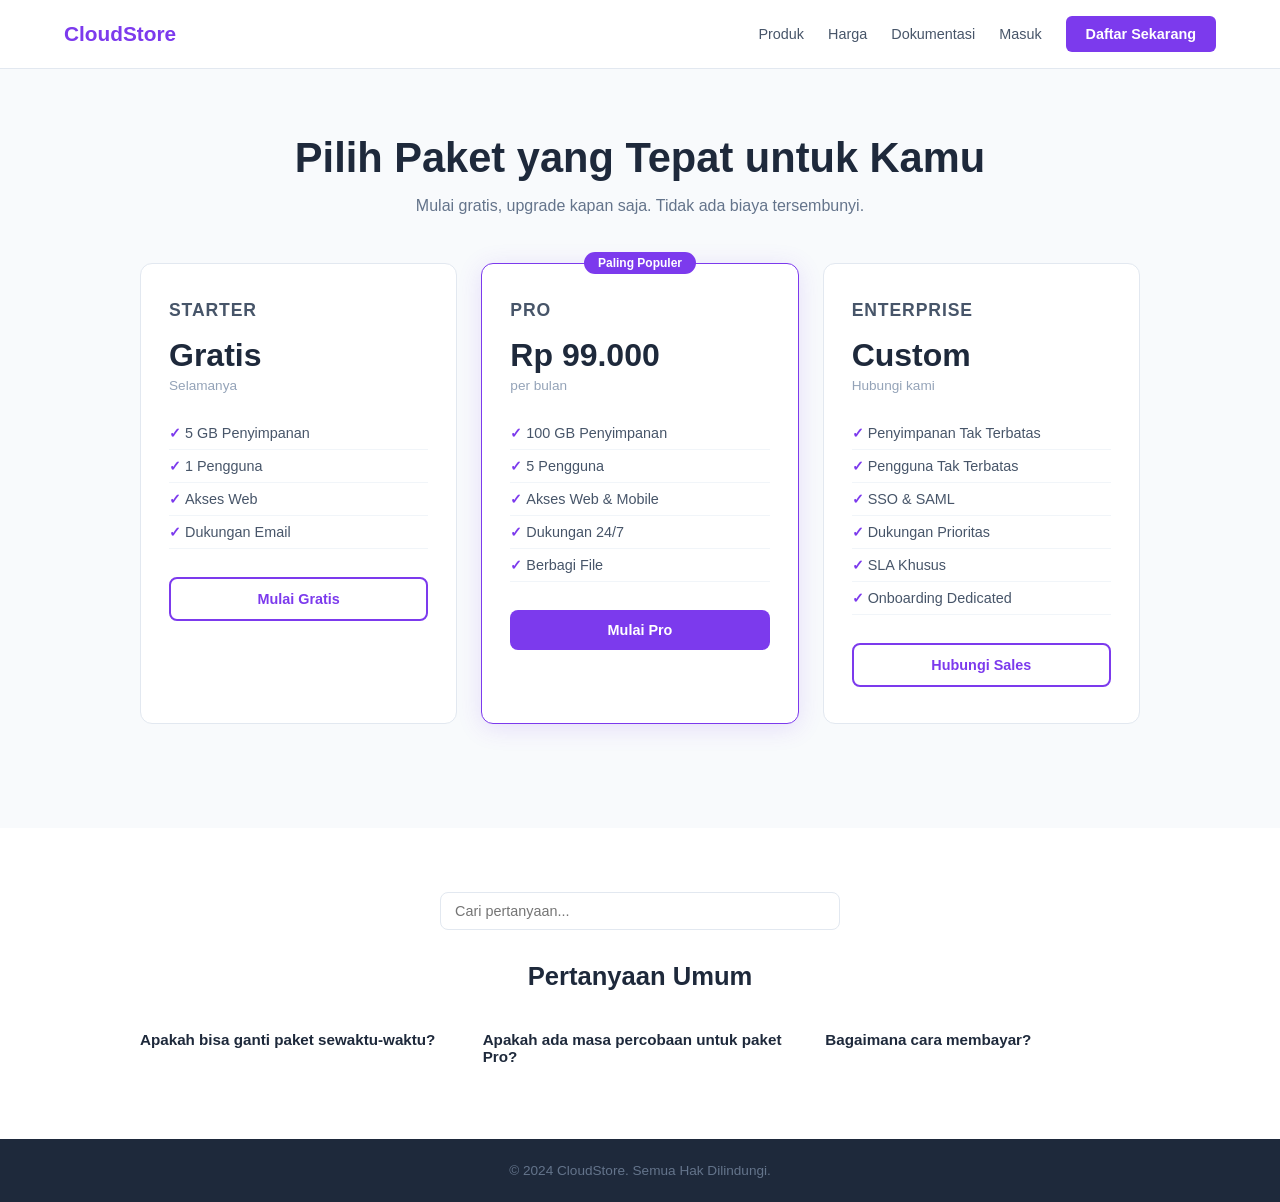
<file: index.html>
<!DOCTYPE html>
<html lang="id">
<head>
  <meta charset="UTF-8">
  <meta name="viewport" content="width=device-width, initial-scale=1.0">
  <title>CloudStore – Paket Harga</title>
  <link rel="stylesheet" href="style.css">
</head>
<body>

  <nav class="topbar">
    <div class="brand">CloudStore</div>
    <div class="top-nav">
      <a href="#">Produk</a>
      <a href="#">Harga</a>
      <a href="#">Dokumentasi</a>
      <a href="#">Masuk</a>
      <a href="#" class="cta">Daftar Sekarang</a>
    </div>
  </nav>

  <section class="pricing-hero">
    <h1>Pilih Paket yang Tepat untuk Kamu</h1>
    <p>Mulai gratis, upgrade kapan saja. Tidak ada biaya tersembunyi.</p>
  </section>

  <section class="pricing-section">
    <div class="pricing-cards"> 

      <div class="pricing-card">
        <h3>Starter</h3>
        <p class="price">Gratis</p>
        <p class="billing">Selamanya</p>
        <ul class="feature-list">
          <li>5 GB Penyimpanan</li>
          <li>1 Pengguna</li>
          <li>Akses Web</li>
          <li>Dukungan Email</li>
        </ul>
        <a href="#" class="btn-card btn-outline">Mulai Gratis</a>
      </div>

      <div class="pricing-card featured">
        <div class="badge">Paling Populer</div>
        <h3>Pro</h3>
        <p class="price">Rp 99.000</p>
        <p class="billing">per bulan</p>
        <ul class="feature-list">
          <li>100 GB Penyimpanan</li>
          <li>5 Pengguna</li>
          <li>Akses Web & Mobile</li>
          <li>Dukungan 24/7</li>
          <li>Berbagi File</li>
        </ul>
        <a href="#" class="btn-card btn-filled">Mulai Pro</a>
      </div>

      <div class="pricing-card">
        <h3>Enterprise</h3>
        <p class="price">Custom</p>
        <p class="billing">Hubungi kami</p>
        <ul class="feature-list">
          <li>Penyimpanan Tak Terbatas</li>
          <li>Pengguna Tak Terbatas</li>
          <li>SSO & SAML</li>
          <li>Dukungan Prioritas</li>
          <li>SLA Khusus</li>
          <li>Onboarding Dedicated</li>
        </ul>
        <a href="#" class="btn-card btn-outline">Hubungi Sales</a>
      </div>

    </div>
    <p id="pilihan-info" style="text-align:center; margin-top:24px; font-size:0.95rem; color:#7c3aed; font-weight:bold;"></p>
  </section>

  <section class="faq">
    <input type="text" id="faq-search" placeholder="Cari pertanyaan...">
    <h2>Pertanyaan Umum</h2>
    <div class="faq-grid">
      <div class="faq-item">
        <h4>Apakah bisa ganti paket sewaktu-waktu?</h4>
        <p>Ya, kamu bisa upgrade atau downgrade paket kapan saja dari halaman pengaturan akun.</p>
      </div>
      <div class="faq-item">
        <h4>Apakah ada masa percobaan untuk paket Pro?</h4>
        <p>Kami menyediakan uji coba gratis 14 hari untuk paket Pro tanpa memerlukan kartu kredit.</p>
      </div>
      <div class="faq-item">
        <h4>Bagaimana cara membayar?</h4>
        <p>Kami menerima pembayaran via transfer bank, kartu kredit, dan e-wallet populer di Indonesia.</p>
      </div>
    </div>
  </section>

  <footer>
    <p>&copy; 2024 CloudStore. Semua Hak Dilindungi.</p>
  </footer>
<script src="script.js"></script>
</body>
</html>
</file>
<file: style.css>
* {
  margin: 0;
  padding: 0;
  box-sizing: border-box;
}

body {
  font-family: Arial, sans-serif;
  background-color: #f8fafc;
  color: #1e293b;
}

.topbar {
  display: flex;
  flex-wrap: wrap;
  justify-content: space-between;
  align-items: center;
  gap: 12px;
  padding: 16px 64px;
  background-color: white;
  border-bottom: 1px solid #e2e8f0;
  position: sticky;
  top: 0;
  z-index: 10;
}

.brand {
  font-size: 1.3rem;
  font-weight: bold;
  color: #7c3aed;
}

.top-nav {
  display: flex;
  flex-wrap: wrap;
  gap: 24px;
  align-items: center;
}

.top-nav a {
  text-decoration: none;
  color: #475569;
  font-size: 0.9rem;
}

.cta {
  background-color: #7c3aed;
  color: white !important;
  padding: 10px 20px;
  border-radius: 6px;
  font-weight: bold;
}

.pricing-hero {
  text-align: center;
  padding: 64px 24px 48px;
}

.pricing-hero h1 {
  font-size: 2.6rem;
  color: #1e293b;
  margin-bottom: 14px;
  line-height: 1.2;
}

.pricing-hero p {
  font-size: 1rem;
  color: #64748b;
}

.pricing-section {
  padding: 0 64px 80px;
}

.pricing-cards {
  display: grid;
  grid-template-columns: repeat(3, 1fr);
  gap: 24px;
  max-width: 1000px;
  margin: 0 auto;
}

.pricing-card {
  background-color: white;
  border: 1px solid #e2e8f0;
  border-radius: 12px;
  padding: 36px 28px;
  position: relative;
}

.pricing-card.featured {
  border-color: #7c3aed;
  box-shadow: 0 4px 24px rgba(124, 58, 237, 0.15);
}

.pricing-card.selected {
  outline: 3px solid #7c3aed;
  background-color: #faf5ff;
}

.badge {
  position: absolute;
  top: -12px;
  left: 50%;
  transform: translateX(-50%);
  background-color: #7c3aed;
  color: white;
  font-size: 0.75rem;
  font-weight: bold;
  padding: 4px 14px;
  border-radius: 20px;
  white-space: nowrap;
}

.pricing-card h3 {
  font-size: 1.1rem;
  color: #475569;
  margin-bottom: 16px;
  text-transform: uppercase;
  letter-spacing: 0.05em;
}

.price {
  font-size: 2rem;
  font-weight: 800;
  color: #1e293b;
  margin-bottom: 4px;
}

.billing {
  font-size: 0.85rem;
  color: #94a3b8;
  margin-bottom: 24px;
}

.feature-list {
  list-style: none;
  margin-bottom: 28px;
}

.feature-list li {
  font-size: 0.9rem;
  color: #475569;
  padding: 8px 0;
  border-bottom: 1px solid #f1f5f9;
}

.feature-list li::before {
  content: "✓ ";
  color: #7c3aed;
  font-weight: bold;
}

.btn-card {
  display: block;
  text-align: center;
  padding: 12px;
  border-radius: 8px;
  font-weight: bold;
  font-size: 0.9rem;
  text-decoration: none;
}

.btn-outline {
  border: 2px solid #7c3aed;
  color: #7c3aed;
}

.btn-filled {
  background-color: #7c3aed;
  color: white;
}

.faq {
  background-color: white;
  padding: 64px;
}

.faq h2 {
  text-align: center;
  font-size: 1.6rem;
  margin-bottom: 40px;
  color: #1e293b;
}

.faq-grid {
  display: grid;
  grid-template-columns: repeat(3, 1fr);
  gap: 28px;
  max-width: 1000px;
  margin: 0 auto;
}

.faq-item h4 {
  cursor: pointer;
  user-select: none;
  font-size: 0.95rem;
  color: #1e293b;
  margin-bottom: 10px;
}

.faq-item p {
  display: none;
  font-size: 0.875rem;
  color: #64748b;
  line-height: 1.6;
}

.faq-item p.visible {
  display: block;
}

#faq-search {
  display: block;
  margin: 0 auto 32px;
  width: 100%;
  max-width: 400px;
  padding: 10px 14px;
  border: 1px solid #e2e8f0;
  border-radius: 8px;
  font-size: 0.9rem;
  font-family: Arial, sans-serif;
}

footer {
  background-color: #1e293b;
  color: #64748b;
  text-align: center;
  padding: 24px;
  font-size: 0.85rem;
}

@media (max-width: 1024px) {
  .pricing-cards {
    grid-template-columns: repeat(2, 1fr);
  }

  .faq-grid {
    grid-template-columns: repeat(2, 1fr);
  }
}

@media (max-width: 640px) {
  .topbar {
    flex-direction: column;
    align-items: flex-start;
    padding: 16px 20px;
  }

  .top-nav {
    gap: 16px;
  }

  .pricing-section {
    padding: 0 20px 48px;
  }

  .pricing-cards {
    grid-template-columns: 1fr;
  }

  .faq {
    padding: 48px 20px;
  }

  .faq-grid {
    grid-template-columns: 1fr;
  }
}

@media (max-width: 480px) {
  .pricing-hero h1 {
    font-size: 1.8rem;
  }
}
</file>
